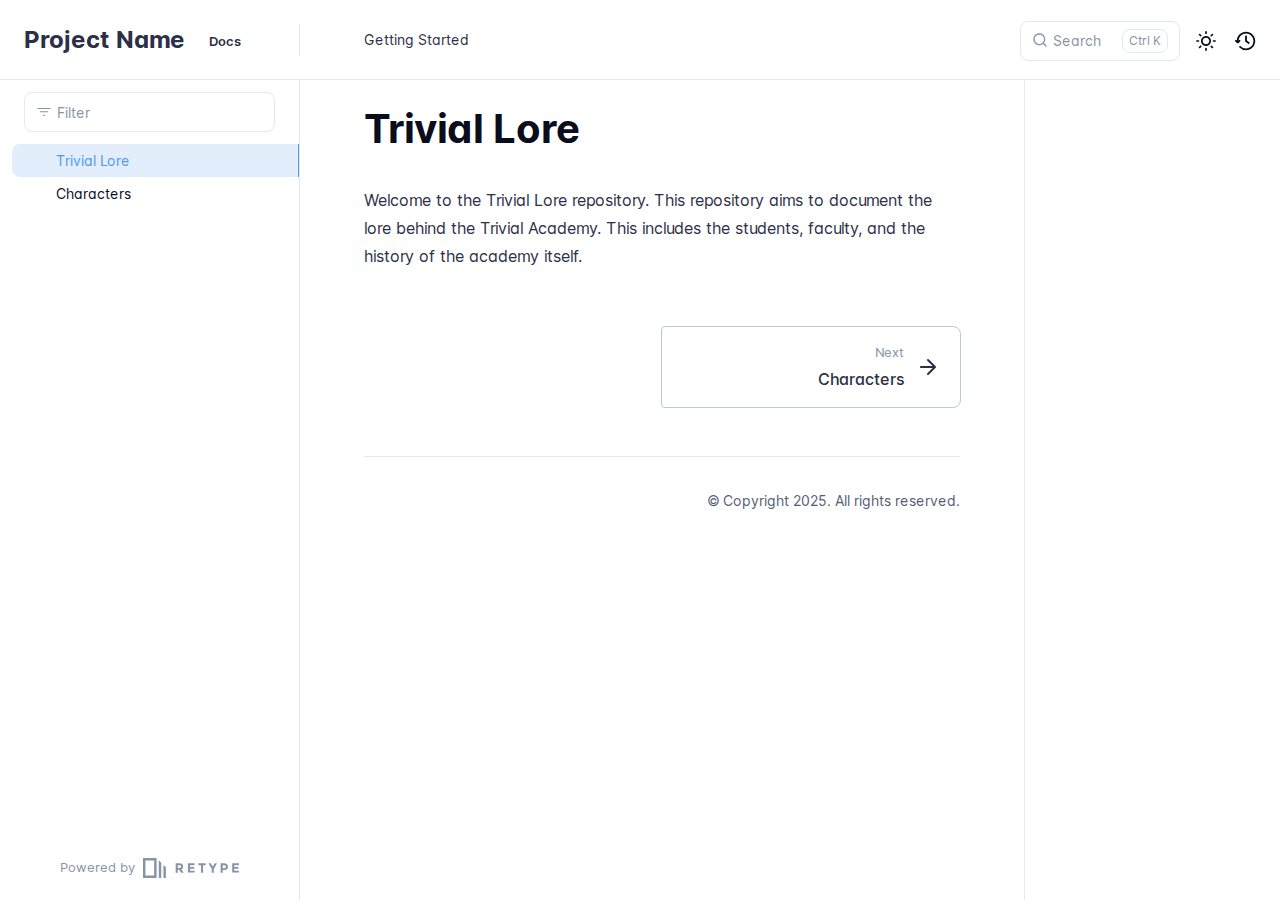
<file: index.html>
<!DOCTYPE html>
<html lang="en" class="h-full">
<head>
    <meta charset="UTF-8">
    <meta name="viewport" content="width=device-width,initial-scale=1">
    <meta name="turbo-cache-control" content="no-cache" data-turbo-track="reload" data-track-token="3.10.1.803599295706">

    <!-- See retype.com -->
    <meta name="generator" content="Retype 3.10.1">

    <!-- Primary Meta Tags -->
    <title>Trivial Lore</title>
    <meta name="title" content="Trivial Lore">
    <meta name="description" content="Welcome to the Trivial Lore repository. This repository aims to document the lore behind the Trivial Academy.">

    <!-- Canonical -->
    <link rel="canonical" href="https://docs.example.com/">

    <!-- Open Graph / Facebook -->
    <meta property="og:type" content="website">
    <meta property="og:url" content="https://docs.example.com/">
    <meta property="og:title" content="Trivial Lore">
    <meta property="og:description" content="Welcome to the Trivial Lore repository. This repository aims to document the lore behind the Trivial Academy.">

    <!-- Twitter -->
    <meta property="twitter:card" content="summary_large_image">
    <meta property="twitter:url" content="https://docs.example.com/">
    <meta property="twitter:title" content="Trivial Lore">
    <meta property="twitter:description" content="Welcome to the Trivial Lore repository. This repository aims to document the lore behind the Trivial Academy.">

    <script data-cfasync="false">(function(){var cl=document.documentElement.classList,ls=localStorage.getItem("retype_scheme"),hd=cl.contains("dark"),hl=cl.contains("light"),wm=window.matchMedia&&window.matchMedia("(prefers-color-scheme: dark)").matches;if(ls==="dark"||(!ls&&wm&&!hd&&!hl)){cl.remove("light");cl.add("dark")}else if(ls==="light"||(!ls&&!wm&&!hd&&!hl)){cl.remove("dark");cl.add("light")}})();</script>

    <link href="resources/css/retype.css?v=3.10.1.803599295706" rel="stylesheet">

    <script data-cfasync="false" src="resources/js/config.js?v=3.10.1.803599295706" data-turbo-eval="false" defer></script>
    <script data-cfasync="false" src="resources/js/retype.js?v=3.10.1" data-turbo-eval="false" defer></script>
    <script id="lunr-js" data-cfasync="false" src="resources/js/lunr.js?v=3.10.1.803599295706" data-turbo-eval="false" defer></script>
</head>
<body>
    <div id="retype-app" class="relative text-base antialiased text-gray-700 bg-white font-body dark:bg-dark-850 dark:text-dark-300">
        <div class="absolute bottom-0 left-0 dark:bg-dark-800" style="top: 5rem; right: 50%"></div>
    
        <header id="retype-header" class="sticky top-0 z-30 flex w-full h-16 bg-white border-b border-gray-200 md:h-20 dark:bg-dark-850 dark:border-dark-650">
            <div class="container relative flex items-center justify-between pr-6 grow md:justify-start">
                <!-- Mobile menu button skeleton -->
                <button v-cloak class="skeleton retype-mobile-menu-button flex items-center justify-center shrink-0 overflow-hidden dark:text-white focus:outline-none rounded-full w-10 h-10 ml-3.5 md:hidden"><svg xmlns="http://www.w3.org/2000/svg" class="mb-px shrink-0" width="24" height="24" viewBox="0 0 24 24" role="presentation" style="margin-bottom: 0px;"><g fill="currentColor"><path d="M2 4h20v2H2zM2 11h20v2H2zM2 18h20v2H2z"></path></g></svg></button>
                <div v-cloak id="retype-sidebar-left-toggle-button"></div>
        
                <!-- Logo -->
                <div class="flex items-center justify-between h-full py-2 md:w-75">
                    <div class="flex items-center px-2 md:px-6">
                        <a id="retype-branding-logo" href="" class="flex items-center leading-snug text-2xl">
                            <span class="dark:text-white font-bold line-clamp-1 md:line-clamp-2">Project Name</span>
                        </a><span id="retype-branding-label" class="hidden mt-1 px-2 py-1 ml-4 text-xs font-semibold leading-none text-root-logo-label-text bg-root-logo-label-bg rounded-md md:inline-block">Docs</span>
                    </div>
        
                    <span class="hidden h-8 border-r md:inline-block dark:border-dark-650"></span>
                </div>
        
                <div class="flex justify-between md:grow">
                    <!-- Top Nav -->
                    <nav id="retype-header-nav" class="hidden md:flex">
                        <ul class="flex flex-col mb-4 md:pl-16 md:mb-0 md:flex-row md:items-center">
                            <li class="mr-6">
                                <a class="py-2 md:mb-0 inline-flex items-center text-sm whitespace-nowrap transition-colors duration-200 ease-linear md:text-blue-500 dark:text-blue-400 hover:text-blue-800 dark:hover:text-blue-200" href="https://retype.com/guides/getting-started/">Getting Started</a>
                            </li>
        
                        </ul>
                    </nav>
        
                    <!-- Header Right Skeleton -->
                    <div v-cloak class="flex justify-end grow skeleton">
        
                        <!-- Search input mock -->
                        <div class="relative hidden w-40 lg:block lg:max-w-sm lg:ml-auto">
                            <div class="absolute flex items-center justify-center h-full pl-3 dark:text-dark-300">
                                <svg xmlns="http://www.w3.org/2000/svg" class="icon-base" width="16" height="16" viewBox="0 0 24 24" aria-labelledby="icon" role="presentation" style="margin-bottom: 1px;"><g fill="currentColor" ><path d="M21.71 20.29l-3.68-3.68A8.963 8.963 0 0020 11c0-4.96-4.04-9-9-9s-9 4.04-9 9 4.04 9 9 9c2.12 0 4.07-.74 5.61-1.97l3.68 3.68c.2.19.45.29.71.29s.51-.1.71-.29c.39-.39.39-1.03 0-1.42zM4 11c0-3.86 3.14-7 7-7s7 3.14 7 7c0 1.92-.78 3.66-2.04 4.93-.01.01-.02.01-.02.01-.01.01-.01.01-.01.02A6.98 6.98 0 0111 18c-3.86 0-7-3.14-7-7z" ></path></g></svg>
                            </div>
                            <input class="w-full h-10 placeholder-gray-400 transition-colors duration-200 ease-in bg-gray-200 border border-transparent rounded md:text-sm hover:bg-white hover:border-gray-300 focus:outline-none focus:bg-white focus:border-gray-500 dark:bg-dark-600 dark:border-dark-600 dark:placeholder-dark-400" style="padding: 0.625rem 0.75rem 0.625rem 2rem" type="text" placeholder="Search">
                        </div>
        
                        <!-- Mobile search button -->
                        <div class="flex items-center justify-center w-10 h-10 lg:hidden">
                            <svg xmlns="http://www.w3.org/2000/svg" class="shrink-0 icon-base" width="20" height="20" viewBox="0 0 24 24" aria-labelledby="icon" role="presentation" style="margin-bottom: 0px;"><g fill="currentColor" ><path d="M21.71 20.29l-3.68-3.68A8.963 8.963 0 0020 11c0-4.96-4.04-9-9-9s-9 4.04-9 9 4.04 9 9 9c2.12 0 4.07-.74 5.61-1.97l3.68 3.68c.2.19.45.29.71.29s.51-.1.71-.29c.39-.39.39-1.03 0-1.42zM4 11c0-3.86 3.14-7 7-7s7 3.14 7 7c0 1.92-.78 3.66-2.04 4.93-.01.01-.02.01-.02.01-.01.01-.01.01-.01.02A6.98 6.98 0 0111 18c-3.86 0-7-3.14-7-7z" ></path></g></svg>
                        </div>
        
                        <!-- Dark mode switch placeholder -->
                        <div class="w-10 h-10 lg:ml-2"></div>
        
                        <!-- History button -->
                        <div class="flex items-center justify-center w-10 h-10" style="margin-right: -0.625rem;">
                            <svg xmlns="http://www.w3.org/2000/svg" class="shrink-0 icon-base" width="22" height="22" viewBox="0 0 24 24" aria-labelledby="icon" role="presentation" style="margin-bottom: 0px;"><g fill="currentColor" ><g ><path d="M12.01 6.01c-.55 0-1 .45-1 1V12a1 1 0 00.4.8l3 2.22a.985.985 0 001.39-.2.996.996 0 00-.21-1.4l-2.6-1.92V7.01c.02-.55-.43-1-.98-1z"></path><path d="M12.01 1.91c-5.33 0-9.69 4.16-10.05 9.4l-.29-.26a.997.997 0 10-1.34 1.48l1.97 1.79c.19.17.43.26.67.26s.48-.09.67-.26l1.97-1.79a.997.997 0 10-1.34-1.48l-.31.28c.34-4.14 3.82-7.41 8.05-7.41 4.46 0 8.08 3.63 8.08 8.09s-3.63 8.08-8.08 8.08c-2.18 0-4.22-.85-5.75-2.4a.996.996 0 10-1.42 1.4 10.02 10.02 0 007.17 2.99c5.56 0 10.08-4.52 10.08-10.08.01-5.56-4.52-10.09-10.08-10.09z"></path></g></g></svg>
                        </div>
                    </div>
        
                    <div v-cloak class="flex justify-end grow">
                        <div id="retype-mobile-search-button"></div>
                        <doc-search-desktop></doc-search-desktop>
        
                        <doc-theme-switch class="lg:ml-2"></doc-theme-switch>
                        <doc-history></doc-history>
                    </div>
                </div>
            </div>
        </header>
    
        <div id="retype-container" class="container relative flex bg-white">
            <!-- Sidebar Skeleton -->
            <div v-cloak class="fixed flex flex-col shrink-0 duration-300 ease-in-out bg-white border-gray-200 sidebar top-20 w-75 border-r h-screen md:sticky transition-transform skeleton dark:bg-dark-800 dark:border-dark-650">
            
                <div class="flex items-center h-16 px-6">
                    <input class="w-full h-8 px-3 py-2 transition-colors duration-200 ease-linear bg-white border border-gray-200 rounded shadow-none text-sm focus:outline-none focus:border-gray-600 dark:bg-dark-600 dark:border-dark-600" type="text" placeholder="Filter">
                </div>
            
                <div class="pl-6 mt-1 mb-4">
                    <div class="w-32 h-3 mb-4 bg-gray-200 rounded-full loading dark:bg-dark-600"></div>
                    <div class="w-48 h-3 mb-4 bg-gray-200 rounded-full loading dark:bg-dark-600"></div>
                    <div class="w-40 h-3 mb-4 bg-gray-200 rounded-full loading dark:bg-dark-600"></div>
                    <div class="w-32 h-3 mb-4 bg-gray-200 rounded-full loading dark:bg-dark-600"></div>
                    <div class="w-48 h-3 mb-4 bg-gray-200 rounded-full loading dark:bg-dark-600"></div>
                    <div class="w-40 h-3 mb-4 bg-gray-200 rounded-full loading dark:bg-dark-600"></div>
                </div>
            
                <div class="shrink-0 mt-auto bg-transparent dark:border-dark-650">
                    <a class="flex items-center justify-center flex-nowrap h-16 text-gray-400 dark:text-dark-400 hover:text-gray-700 dark:hover:text-dark-300 transition-colors duration-150 ease-in docs-powered-by" target="_blank" href="https://retype.com/" rel="noopener">
                        <span class="text-xs whitespace-nowrap">Powered by</span>
                        <svg xmlns="http://www.w3.org/2000/svg" class="ml-2" fill="currentColor" width="96" height="20" overflow="visible"><path d="M0 0v20h13.59V0H0zm11.15 17.54H2.44V2.46h8.71v15.08zM15.8 20h2.44V4.67L15.8 2.22zM20.45 6.89V20h2.44V9.34z"/><g><path d="M40.16 8.44c0 1.49-.59 2.45-1.75 2.88l2.34 3.32h-2.53l-2.04-2.96h-1.43v2.96h-2.06V5.36h3.5c1.43 0 2.46.24 3.07.73s.9 1.27.9 2.35zm-2.48 1.1c.26-.23.38-.59.38-1.09 0-.5-.13-.84-.4-1.03s-.73-.28-1.39-.28h-1.54v2.75h1.5c.72 0 1.2-.12 1.45-.35zM51.56 5.36V7.2h-4.59v1.91h4.13v1.76h-4.13v1.92h4.74v1.83h-6.79V5.36h6.64zM60.09 7.15v7.48h-2.06V7.15h-2.61V5.36h7.28v1.79h-2.61zM70.81 14.64h-2.06v-3.66l-3.19-5.61h2.23l1.99 3.45 1.99-3.45H74l-3.19 5.61v3.66zM83.99 6.19c.65.55.97 1.4.97 2.55s-.33 1.98-1 2.51-1.68.8-3.04.8h-1.23v2.59h-2.06V5.36h3.26c1.42 0 2.45.28 3.1.83zm-1.51 3.65c.25-.28.37-.69.37-1.22s-.16-.92-.48-1.14c-.32-.23-.82-.34-1.5-.34H79.7v3.12h1.38c.68 0 1.15-.14 1.4-.42zM95.85 5.36V7.2h-4.59v1.91h4.13v1.76h-4.13v1.92H96v1.83h-6.79V5.36h6.64z"/></g></svg>
                    </a>
                </div>
            </div>
            
            <!-- Sidebar component -->
            <doc-sidebar v-cloak>
                <template #sidebar-footer>
                    <div class="shrink-0 mt-auto border-t md:bg-transparent md:border-none dark:border-dark-650">
            
                        <div class="py-3 px-6 md:hidden border-b dark:border-dark-650">
                            <nav>
                                <ul class="flex flex-wrap justify-center items-center">
                                    <li class="mr-6">
                                        <a class="block py-1 inline-flex items-center text-sm whitespace-nowrap transition-colors duration-200 ease-linear md:text-blue-500 dark:text-blue-400 hover:text-blue-800 dark:hover:text-blue-200" href="https://retype.com/guides/getting-started/">Getting Started</a>
                                    </li>
            
                                </ul>
                            </nav>
                        </div>
            
                        <a class="flex items-center justify-center flex-nowrap h-16 text-gray-400 dark:text-dark-400 hover:text-gray-700 dark:hover:text-dark-300 transition-colors duration-150 ease-in docs-powered-by" target="_blank" href="https://retype.com/" rel="noopener">
                            <span class="text-xs whitespace-nowrap">Powered by</span>
                            <svg xmlns="http://www.w3.org/2000/svg" class="ml-2" fill="currentColor" width="96" height="20" overflow="visible"><path d="M0 0v20h13.59V0H0zm11.15 17.54H2.44V2.46h8.71v15.08zM15.8 20h2.44V4.67L15.8 2.22zM20.45 6.89V20h2.44V9.34z"/><g><path d="M40.16 8.44c0 1.49-.59 2.45-1.75 2.88l2.34 3.32h-2.53l-2.04-2.96h-1.43v2.96h-2.06V5.36h3.5c1.43 0 2.46.24 3.07.73s.9 1.27.9 2.35zm-2.48 1.1c.26-.23.38-.59.38-1.09 0-.5-.13-.84-.4-1.03s-.73-.28-1.39-.28h-1.54v2.75h1.5c.72 0 1.2-.12 1.45-.35zM51.56 5.36V7.2h-4.59v1.91h4.13v1.76h-4.13v1.92h4.74v1.83h-6.79V5.36h6.64zM60.09 7.15v7.48h-2.06V7.15h-2.61V5.36h7.28v1.79h-2.61zM70.81 14.64h-2.06v-3.66l-3.19-5.61h2.23l1.99 3.45 1.99-3.45H74l-3.19 5.61v3.66zM83.99 6.19c.65.55.97 1.4.97 2.55s-.33 1.98-1 2.51-1.68.8-3.04.8h-1.23v2.59h-2.06V5.36h3.26c1.42 0 2.45.28 3.1.83zm-1.51 3.65c.25-.28.37-.69.37-1.22s-.16-.92-.48-1.14c-.32-.23-.82-.34-1.5-.34H79.7v3.12h1.38c.68 0 1.15-.14 1.4-.42zM95.85 5.36V7.2h-4.59v1.91h4.13v1.76h-4.13v1.92H96v1.83h-6.79V5.36h6.64z"/></g></svg>
                        </a>
                    </div>
                </template>
            </doc-sidebar>
    
            <div class="grow min-w-0 dark:bg-dark-850">
                <!-- Render "toolbar" template here on api pages --><!-- Render page content -->
                <div class="flex">
                    <div id="retype-main" class="min-w-0 p-4 grow md:px-16">
                        <main class="relative pb-12 lg:pt-2">
                            <div class="retype-markdown" id="retype-content">
                                <!-- Rendered if sidebar right is enabled -->
                                <div id="retype-sidebar-right-toggle"></div>
                                <!-- Page content  -->
<doc-anchor-target id="trivial-lore" class="break-words">
    <h1>
        <doc-anchor-trigger class="header-anchor-trigger" to="#trivial-lore">#</doc-anchor-trigger>
        <span>Trivial Lore</span>
    </h1>
</doc-anchor-target>
<p>Welcome to the Trivial Lore repository. This repository aims to document the lore behind the Trivial Academy. This includes the students, faculty, and the history of the academy itself.</p>

                                
                                <!-- Required only on API pages -->
                                <doc-toolbar-member-filter-no-results></doc-toolbar-member-filter-no-results>
                            </div>
                            <footer id="retype-content-footer" class="clear-both">
                            
                                <nav id="retype-nextprev" class="print:hidden flex mt-14">
                                    <div class="w-1/2">
                                    </div>
                            
                                    <div class="w-1/2">
                                        <a class="px-5 py-4 -mx-px h-full flex items-center justify-end break-normal font-medium text-blue-500 dark:text-blue-400 border border-gray-300 hover:border-gray-400 dark:border-dark-650 dark:hover:border-dark-450 rounded-l rounded-r-lg transition-colors duration-150 relative hover:z-5" href="characters/">
                                            <span>
                                                <span class="block text-xs font-normal text-right text-gray-400 dark:text-dark-400">Next</span>
                                                <span class="block mt-1">Characters</span>
                                            </span>
                                            <svg xmlns="http://www.w3.org/2000/svg" class="ml-3" width="24" height="24" viewBox="0 0 24 24" fill="currentColor" overflow="visible"><path d="M19.92 12.38a1 1 0 00-.22-1.09l-7-7a.996.996 0 10-1.41 1.41l5.3 5.3H5c-.55 0-1 .45-1 1s.45 1 1 1h11.59l-5.29 5.29a.996.996 0 000 1.41c.19.2.44.3.7.3s.51-.1.71-.29l7-7c.09-.09.16-.21.21-.33z" /><path fill="none" d="M0 0h24v24H0z" /></svg>
                                        </a>
                                    </div>
                                </nav>
                            </footer>
                        </main>
                
                        <div id="retype-page-footer" class="print:border-none border-t dark:border-dark-650 pt-6 mb-8">
                            <footer class="flex flex-wrap items-center justify-between print:justify-center">
                                <div id="retype-footer-links" class="print:hidden">
                                    <ul class="flex flex-wrap items-center text-sm">
                                    </ul>
                                </div>
                                <div id="retype-copyright" class="print:justify-center docs-copyright py-2 text-gray-500 dark:text-dark-350 text-sm leading-relaxed"><p>© Copyright 2025. All rights reserved.</p></div>
                            </footer>
                        </div>
                    </div>
                
                    <!-- Rendered if sidebar right is enabled -->
                    <!-- Sidebar right skeleton-->
                    <div v-cloak class="fixed top-0 bottom-0 right-0 translate-x-full bg-white border-gray-200 lg:sticky lg:border-l lg:shrink-0 lg:pt-6 lg:transform-none sm:w-1/2 lg:w-64 lg:z-0 md:w-104 sidebar-right skeleton dark:bg-dark-850 dark:border-dark-650">
                        <div class="pl-5">
                            <div class="w-32 h-3 mb-4 bg-gray-200 dark:bg-dark-600 rounded-full loading"></div>
                            <div class="w-48 h-3 mb-4 bg-gray-200 dark:bg-dark-600 rounded-full loading"></div>
                            <div class="w-40 h-3 mb-4 bg-gray-200 dark:bg-dark-600 rounded-full loading"></div>
                        </div>
                    </div>
                
                    <!-- User should be able to hide sidebar right -->
                    <doc-sidebar-right v-cloak></doc-sidebar-right>
                </div>

            </div>
        </div>
    
        <doc-search-mobile></doc-search-mobile>
        <doc-back-to-top></doc-back-to-top>
    </div>


    <div id="retype-overlay-target"></div>

    <script data-cfasync="false">window.__DOCS__ = { "title": "Trivial Lore", isRoot: true, level: 0, icon: "file", hasPrism: false, hasMermaid: false, hasMath: false, tocDepth: 23 }</script>
</body>
</html>
</file>
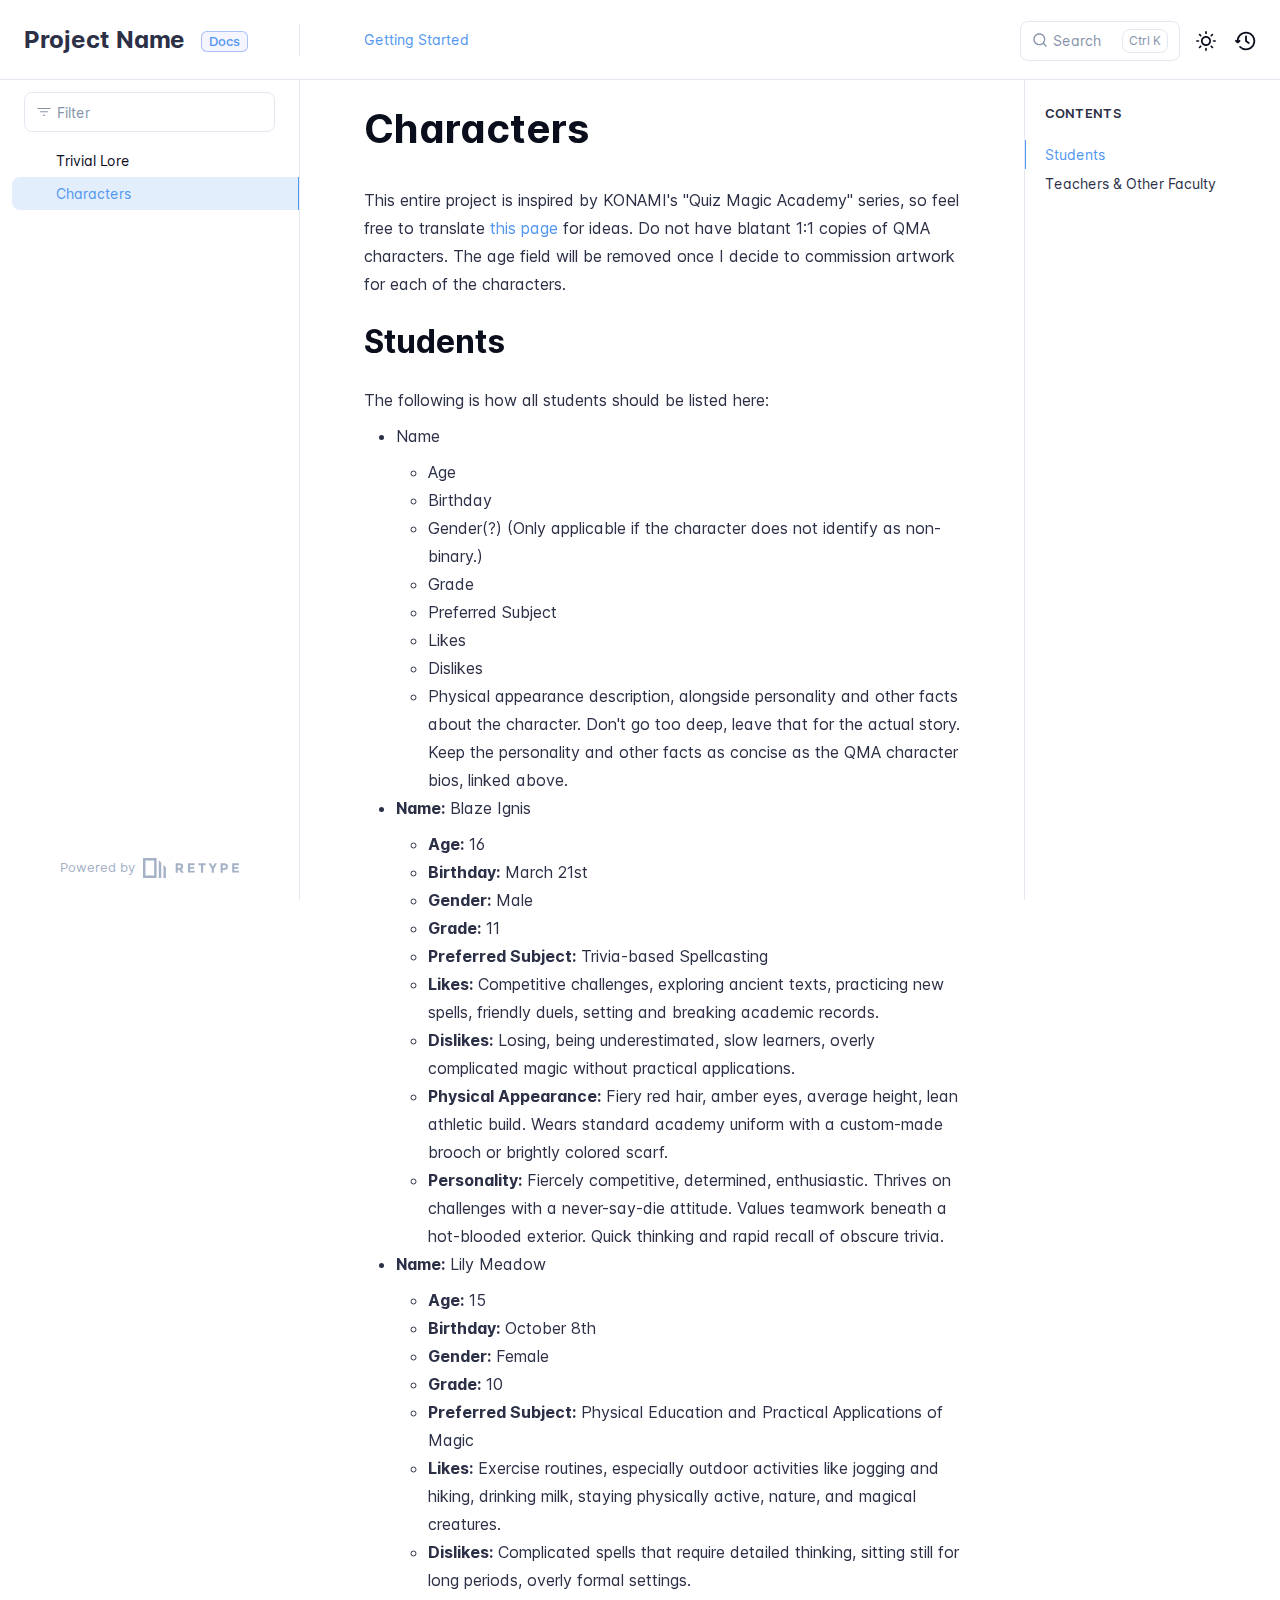
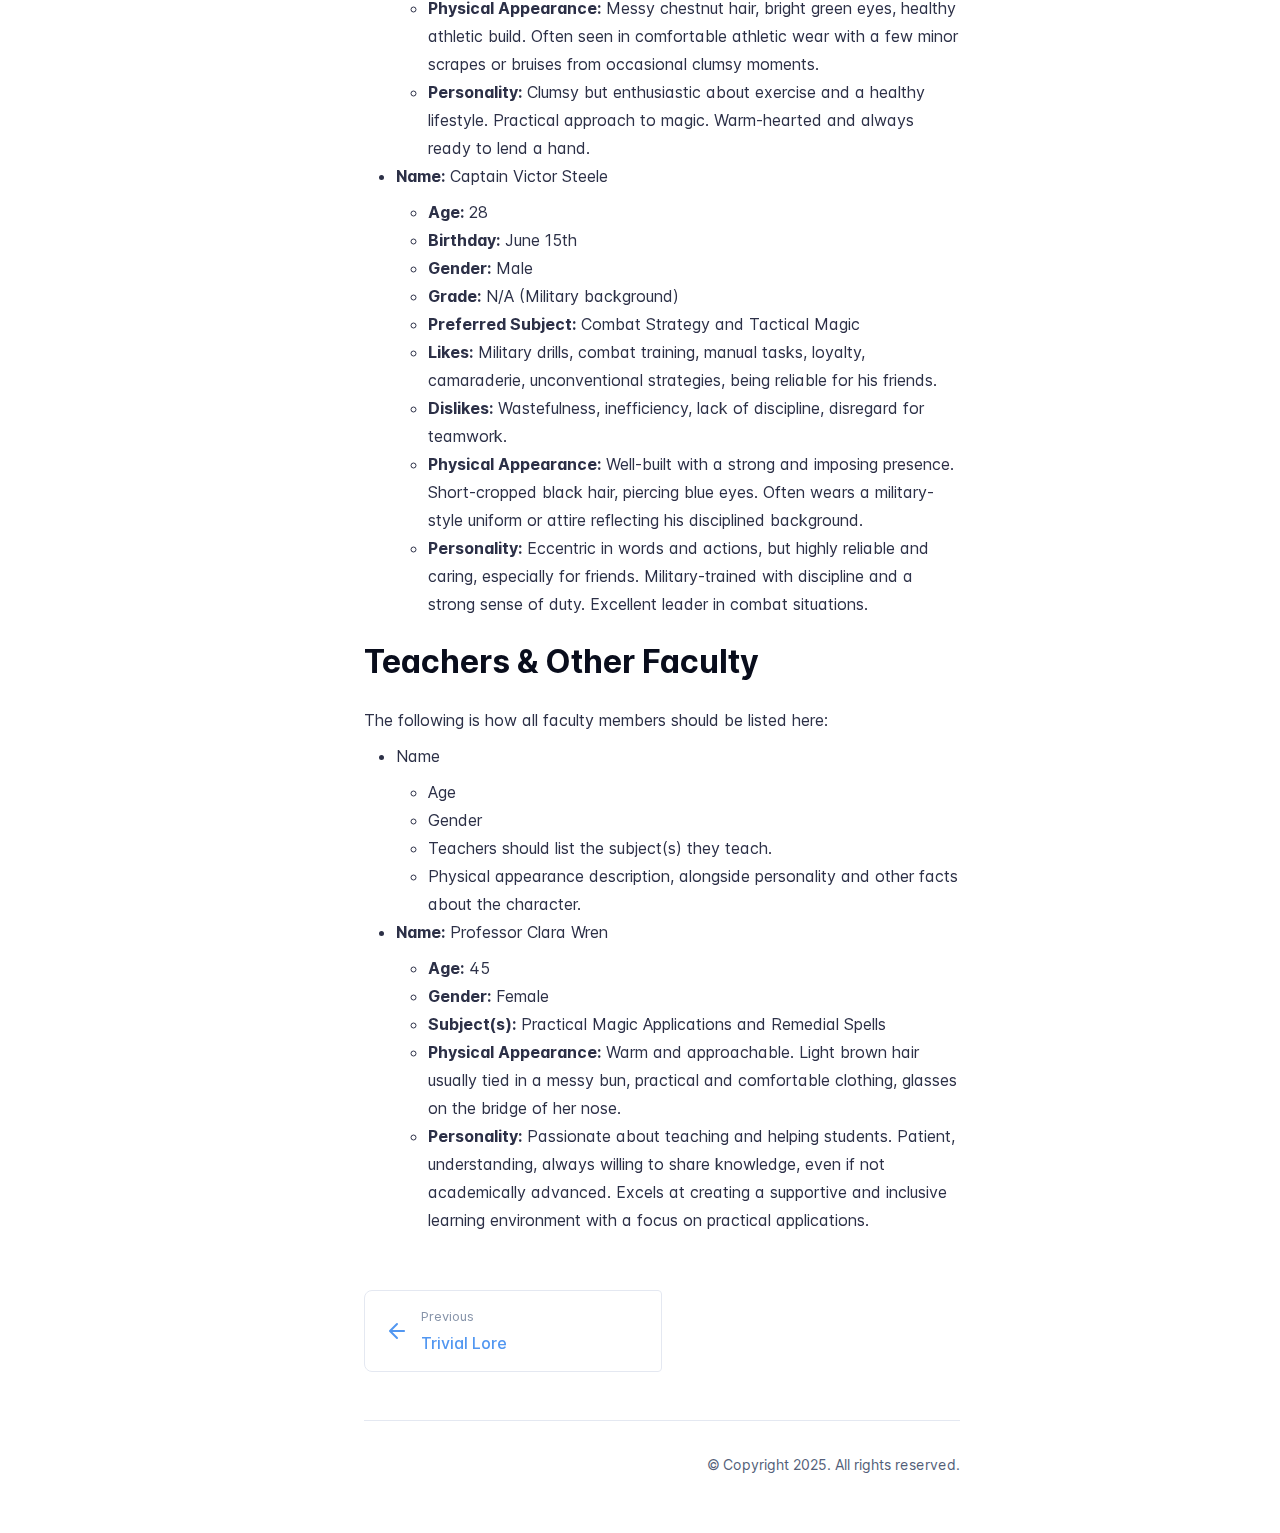
<file: characters/index.html>
<!DOCTYPE html>
<html lang="en" class="h-full">
<head>
    <meta charset="UTF-8">
    <meta name="viewport" content="width=device-width,initial-scale=1">
    <meta name="turbo-cache-control" content="no-cache" data-turbo-track="reload" data-track-token="3.11.0.806222002993">

    <!-- See retype.com -->
    <meta name="generator" content="Retype 3.11.0">

    <!-- Primary Meta Tags -->
    <title>Characters</title>
    <meta name="title" content="Characters">
    <meta name="description" content="This entire project is inspired by KONAMI's \"Quiz Magic Academy\" series, so feel free to translate this page">

    <!-- Canonical -->
    <link rel="canonical" href="https://docs.example.com/characters/">

    <!-- Open Graph / Facebook -->
    <meta property="og:type" content="website">
    <meta property="og:url" content="https://docs.example.com/characters/">
    <meta property="og:title" content="Characters">
    <meta property="og:description" content="This entire project is inspired by KONAMI's \"Quiz Magic Academy\" series, so feel free to translate this page">

    <!-- Twitter -->
    <meta property="twitter:card" content="summary_large_image">
    <meta property="twitter:url" content="https://docs.example.com/characters/">
    <meta property="twitter:title" content="Characters">
    <meta property="twitter:description" content="This entire project is inspired by KONAMI's \"Quiz Magic Academy\" series, so feel free to translate this page">

    <script data-cfasync="false">(function(){var cl=document.documentElement.classList,ls=localStorage.getItem("retype_scheme"),hd=cl.contains("dark"),hl=cl.contains("light"),wm=window.matchMedia&&window.matchMedia("(prefers-color-scheme: dark)").matches;if(ls==="dark"||(!ls&&wm&&!hd&&!hl)){cl.remove("light");cl.add("dark")}else if(ls==="light"||(!ls&&!wm&&!hd&&!hl)){cl.remove("dark");cl.add("light")}})();</script>

    <link href="../resources/css/retype.css?v=3.11.0.806222002993" rel="stylesheet">

    <script data-cfasync="false" src="../resources/js/config.js?v=3.11.0.806222002993" data-turbo-eval="false" defer></script>
    <script data-cfasync="false" src="../resources/js/retype.js?v=3.11.0" data-turbo-eval="false" defer></script>
    <script id="lunr-js" data-cfasync="false" src="../resources/js/lunr.js?v=3.11.0.806222002993" data-turbo-eval="false" defer></script>
</head>
<body>
    <div id="retype-app" class="relative text-base antialiased text-base-text bg-base-bg font-body">
        <div class="absolute bottom-0 left-0" style="top: 5rem; right: 50%"></div>
    
        <header id="retype-header" class="sticky top-0 z-30 flex w-full h-16 bg-header-bg border-b border-header-border md:h-20">
            <div class="container relative flex items-center justify-between pr-6 grow md:justify-start">
                <!-- Mobile menu button skeleton -->
                <button v-cloak class="skeleton retype-mobile-menu-button flex items-center justify-center shrink-0 overflow-hidden dark:text-white focus:outline-none rounded-full w-10 h-10 ml-3.5 md:hidden"><svg xmlns="http://www.w3.org/2000/svg" class="mb-px shrink-0" width="24" height="24" viewBox="0 0 24 24" role="presentation" style="margin-bottom: 0px;"><g fill="currentColor"><path d="M2 4h20v2H2zM2 11h20v2H2zM2 18h20v2H2z"></path></g></svg></button>
                <div v-cloak id="retype-sidebar-left-toggle-button"></div>
        
                <!-- Logo -->
                <div class="flex items-center justify-between h-full py-2 md:w-75">
                    <div class="flex items-center px-2 md:px-6">
                        <a id="retype-branding-logo" href="../" class="flex items-center leading-snug text-2xl">
                            <span class="dark:text-white font-bold line-clamp-1 md:line-clamp-2">Project Name</span>
                        </a><span id="retype-branding-label" class="inline-flex mt-1 px-2 py-1 ml-4 text-xs font-medium leading-none items-center rounded-md bg-branding-label-bg text-branding-label-text ring-1 ring-branding-label-border ring-inset md:inline-block">Docs</span>
                    </div>
        
                    <span class="hidden h-8 border-r md:inline-block border-base-border"></span>
                </div>
        
                <div class="flex justify-between md:grow">
                    <!-- Top Nav -->
                    <nav id="retype-header-nav" class="hidden md:flex">
                        <ul class="flex flex-col mb-4 md:pl-16 md:mb-0 md:flex-row md:items-center">
                            <li class="mr-6">
                                <a class="py-2 md:mb-0 inline-flex items-center text-sm whitespace-nowrap transition-colors duration-200 ease-linear md:text-header-text font-header-text-weight hover:text-header-text-hover" href="https://retype.com/guides/getting-started/">Getting Started</a>
                            </li>
        
                        </ul>
                    </nav>
        
                    <!-- Header Right Skeleton -->
                    <div v-cloak class="flex justify-end grow skeleton">
        
                        <!-- Search input mock -->
                        <div class="relative hidden w-40 lg:block lg:max-w-sm lg:ml-auto">
                            <div class="absolute flex items-center justify-center h-full pl-3 dark:text-dark-300">
                                <svg xmlns="http://www.w3.org/2000/svg" class="icon-base" width="16" height="16" viewBox="0 0 24 24" aria-labelledby="icon" role="presentation" style="margin-bottom: 1px;"><g fill="currentColor" ><path d="M21.71 20.29l-3.68-3.68A8.963 8.963 0 0020 11c0-4.96-4.04-9-9-9s-9 4.04-9 9 4.04 9 9 9c2.12 0 4.07-.74 5.61-1.97l3.68 3.68c.2.19.45.29.71.29s.51-.1.71-.29c.39-.39.39-1.03 0-1.42zM4 11c0-3.86 3.14-7 7-7s7 3.14 7 7c0 1.92-.78 3.66-2.04 4.93-.01.01-.02.01-.02.01-.01.01-.01.01-.01.02A6.98 6.98 0 0111 18c-3.86 0-7-3.14-7-7z" ></path></g></svg>
                            </div>
                            <input class="w-full h-10 placeholder-search-placeholder transition-colors duration-200 ease-in bg-search-bg border border-transparent rounded md:text-sm hover:border-search-border-hover focus:outline-none focus:border-search-border-focus" style="padding: 0.625rem 0.75rem 0.625rem 2rem" type="text" placeholder="Search">
                        </div>
        
                        <!-- Mobile search button -->
                        <div class="flex items-center justify-center w-10 h-10 lg:hidden">
                            <svg xmlns="http://www.w3.org/2000/svg" class="shrink-0 icon-base" width="20" height="20" viewBox="0 0 24 24" aria-labelledby="icon" role="presentation" style="margin-bottom: 0px;"><g fill="currentColor" ><path d="M21.71 20.29l-3.68-3.68A8.963 8.963 0 0020 11c0-4.96-4.04-9-9-9s-9 4.04-9 9 4.04 9 9 9c2.12 0 4.07-.74 5.61-1.97l3.68 3.68c.2.19.45.29.71.29s.51-.1.71-.29c.39-.39.39-1.03 0-1.42zM4 11c0-3.86 3.14-7 7-7s7 3.14 7 7c0 1.92-.78 3.66-2.04 4.93-.01.01-.02.01-.02.01-.01.01-.01.01-.01.02A6.98 6.98 0 0111 18c-3.86 0-7-3.14-7-7z" ></path></g></svg>
                        </div>
        
                        <!-- Dark mode switch placeholder -->
                        <div class="w-10 h-10 lg:ml-2"></div>
        
                        <!-- History button -->
                        <div class="flex items-center justify-center w-10 h-10" style="margin-right: -0.625rem;">
                            <svg xmlns="http://www.w3.org/2000/svg" class="shrink-0 icon-base" width="22" height="22" viewBox="0 0 24 24" aria-labelledby="icon" role="presentation" style="margin-bottom: 0px;"><g fill="currentColor" ><g ><path d="M12.01 6.01c-.55 0-1 .45-1 1V12a1 1 0 00.4.8l3 2.22a.985.985 0 001.39-.2.996.996 0 00-.21-1.4l-2.6-1.92V7.01c.02-.55-.43-1-.98-1z"></path><path d="M12.01 1.91c-5.33 0-9.69 4.16-10.05 9.4l-.29-.26a.997.997 0 10-1.34 1.48l1.97 1.79c.19.17.43.26.67.26s.48-.09.67-.26l1.97-1.79a.997.997 0 10-1.34-1.48l-.31.28c.34-4.14 3.82-7.41 8.05-7.41 4.46 0 8.08 3.63 8.08 8.09s-3.63 8.08-8.08 8.08c-2.18 0-4.22-.85-5.75-2.4a.996.996 0 10-1.42 1.4 10.02 10.02 0 007.17 2.99c5.56 0 10.08-4.52 10.08-10.08.01-5.56-4.52-10.09-10.08-10.09z"></path></g></g></svg>
                        </div>
                    </div>
        
                    <div v-cloak class="flex justify-end grow">
                        <div id="retype-mobile-search-button"></div>
                        <doc-search-desktop></doc-search-desktop>
        
                        <doc-theme-switch class="lg:ml-2"></doc-theme-switch>
                        <doc-history></doc-history>
                    </div>
                </div>
            </div>
        </header>
    
    
        <div id="retype-container" class="container relative flex bg-white">
            <!-- Sidebar Skeleton -->
            <div v-cloak class="fixed flex flex-col shrink-0 duration-300 ease-in-out bg-sidebar-left-bg border-sidebar-left-border sidebar top-20 w-75 border-r h-screen md:sticky transition-transform skeleton">
            
                <div class="flex items-center h-16 px-6">
                    <input class="w-full h-8 px-3 py-2 transition-colors duration-200 ease-linear bg-filter-bg border border-filter-border rounded shadow-none text-sm focus:outline-none focus:border-filter-border-focus" type="text" placeholder="Filter">
                </div>
            
                <div class="pl-6 mt-1 mb-4">
                    <div class="w-32 h-3 mb-4 bg-skeleton-bg rounded-full loading"></div>
                    <div class="w-48 h-3 mb-4 bg-skeleton-bg rounded-full loading"></div>
                    <div class="w-40 h-3 mb-4 bg-skeleton-bg rounded-full loading"></div>
                    <div class="w-32 h-3 mb-4 bg-skeleton-bg rounded-full loading"></div>
                    <div class="w-48 h-3 mb-4 bg-skeleton-bg rounded-full loading"></div>
                    <div class="w-40 h-3 mb-4 bg-skeleton-bg rounded-full loading"></div>
                </div>
            
                <div class="shrink-0 mt-auto bg-transparent dark:border-base-border">
                    <a class="flex items-center justify-center flex-nowrap h-16 text-gray-350 dark:text-dark-400 hover:text-gray-600 dark:hover:text-dark-300 transition-colors duration-150 ease-in docs-powered-by" target="_blank" href="https://retype.com/" rel="noopener">
                        <span class="text-xs whitespace-nowrap">Powered by</span>
                        <svg xmlns="http://www.w3.org/2000/svg" class="ml-2" fill="currentColor" width="96" height="20" overflow="visible"><path d="M0 0v20h13.59V0H0zm11.15 17.54H2.44V2.46h8.71v15.08zM15.8 20h2.44V4.67L15.8 2.22zM20.45 6.89V20h2.44V9.34z"/><g><path d="M40.16 8.44c0 1.49-.59 2.45-1.75 2.88l2.34 3.32h-2.53l-2.04-2.96h-1.43v2.96h-2.06V5.36h3.5c1.43 0 2.46.24 3.07.73s.9 1.27.9 2.35zm-2.48 1.1c.26-.23.38-.59.38-1.09 0-.5-.13-.84-.4-1.03s-.73-.28-1.39-.28h-1.54v2.75h1.5c.72 0 1.2-.12 1.45-.35zM51.56 5.36V7.2h-4.59v1.91h4.13v1.76h-4.13v1.92h4.74v1.83h-6.79V5.36h6.64zM60.09 7.15v7.48h-2.06V7.15h-2.61V5.36h7.28v1.79h-2.61zM70.81 14.64h-2.06v-3.66l-3.19-5.61h2.23l1.99 3.45 1.99-3.45H74l-3.19 5.61v3.66zM83.99 6.19c.65.55.97 1.4.97 2.55s-.33 1.98-1 2.51-1.68.8-3.04.8h-1.23v2.59h-2.06V5.36h3.26c1.42 0 2.45.28 3.1.83zm-1.51 3.65c.25-.28.37-.69.37-1.22s-.16-.92-.48-1.14c-.32-.23-.82-.34-1.5-.34H79.7v3.12h1.38c.68 0 1.15-.14 1.4-.42zM95.85 5.36V7.2h-4.59v1.91h4.13v1.76h-4.13v1.92H96v1.83h-6.79V5.36h6.64z"/></g></svg>
                    </a>
                </div>
            </div>
            
            <!-- Sidebar component -->
            <doc-sidebar v-cloak>
                <template #sidebar-footer>
                    <div class="shrink-0 mt-auto border-t md:bg-transparent md:border-none dark:border-base-border">
            
                        <div class="py-3 px-6 md:hidden border-b dark:border-base-border">
                            <nav>
                                <ul class="flex flex-wrap justify-center items-center">
                                    <li class="mr-6">
                                        <a class="block py-1 inline-flex items-center text-sm whitespace-nowrap transition-colors duration-200 ease-linear md:text-header-text font-header-text-weight hover:text-header-text-hover" href="https://retype.com/guides/getting-started/">Getting Started</a>
                                    </li>
            
                                </ul>
                            </nav>
                        </div>
            
                        <a class="flex items-center justify-center flex-nowrap h-16 text-gray-350 dark:text-dark-400 hover:text-gray-600 dark:hover:text-dark-300 transition-colors duration-150 ease-in docs-powered-by" target="_blank" href="https://retype.com/" rel="noopener">
                            <span class="text-xs whitespace-nowrap">Powered by</span>
                            <svg xmlns="http://www.w3.org/2000/svg" class="ml-2" fill="currentColor" width="96" height="20" overflow="visible"><path d="M0 0v20h13.59V0H0zm11.15 17.54H2.44V2.46h8.71v15.08zM15.8 20h2.44V4.67L15.8 2.22zM20.45 6.89V20h2.44V9.34z"/><g><path d="M40.16 8.44c0 1.49-.59 2.45-1.75 2.88l2.34 3.32h-2.53l-2.04-2.96h-1.43v2.96h-2.06V5.36h3.5c1.43 0 2.46.24 3.07.73s.9 1.27.9 2.35zm-2.48 1.1c.26-.23.38-.59.38-1.09 0-.5-.13-.84-.4-1.03s-.73-.28-1.39-.28h-1.54v2.75h1.5c.72 0 1.2-.12 1.45-.35zM51.56 5.36V7.2h-4.59v1.91h4.13v1.76h-4.13v1.92h4.74v1.83h-6.79V5.36h6.64zM60.09 7.15v7.48h-2.06V7.15h-2.61V5.36h7.28v1.79h-2.61zM70.81 14.64h-2.06v-3.66l-3.19-5.61h2.23l1.99 3.45 1.99-3.45H74l-3.19 5.61v3.66zM83.99 6.19c.65.55.97 1.4.97 2.55s-.33 1.98-1 2.51-1.68.8-3.04.8h-1.23v2.59h-2.06V5.36h3.26c1.42 0 2.45.28 3.1.83zm-1.51 3.65c.25-.28.37-.69.37-1.22s-.16-.92-.48-1.14c-.32-.23-.82-.34-1.5-.34H79.7v3.12h1.38c.68 0 1.15-.14 1.4-.42zM95.85 5.36V7.2h-4.59v1.91h4.13v1.76h-4.13v1.92H96v1.83h-6.79V5.36h6.64z"/></g></svg>
                        </a>
                    </div>
                </template>
            </doc-sidebar>
    
            <div class="grow min-w-0 bg-body-bg">
                <!-- Render "toolbar" template here on api pages --><!-- Render page content -->
                <div class="flex">
                    <div id="retype-main" class="min-w-0 p-4 grow md:px-16">
                        <main class="relative pb-12 lg:pt-2">
                            <div class="retype-markdown" id="retype-content">
                                <!-- Rendered if sidebar right is enabled -->
                                <div id="retype-sidebar-right-toggle"></div>
                                <!-- Page content  -->
<doc-anchor-target id="characters" class="break-words">
    <h1>
        <doc-anchor-trigger class="header-anchor-trigger" to="#characters">#</doc-anchor-trigger>
        <span>Characters</span>
    </h1>
</doc-anchor-target>
<p>This entire project is inspired by KONAMI&#x27;s &quot;Quiz Magic Academy&quot; series, so feel free to translate <a href="https://p.eagate.573.jp/game/qma/18/world/index.html">this page</a> for ideas. Do not have blatant 1:1 copies of QMA characters.
The age field will be removed once I decide to commission artwork for each of the characters.</p>
<doc-anchor-target id="students">
    <h2>
        <doc-anchor-trigger class="header-anchor-trigger" to="#students">#</doc-anchor-trigger>
        <span>Students</span>
    </h2>
</doc-anchor-target>
<p>The following is how all students should be listed here:</p>
<ul>
<li><p>Name</p>
<ul>
<li>Age</li>
<li>Birthday</li>
<li>Gender(?) (Only applicable if the character does not identify as non-binary.)</li>
<li>Grade</li>
<li>Preferred Subject</li>
<li>Likes</li>
<li>Dislikes</li>
<li>Physical appearance description, alongside personality and other facts about the character. Don&#x27;t go too deep, leave that for the actual story. Keep the personality and other facts as concise as the QMA character bios, linked above.</li>
</ul>
</li>
<li><p><strong>Name:</strong> Blaze Ignis</p>
<ul>
<li><strong>Age:</strong> 16</li>
<li><strong>Birthday:</strong> March 21st</li>
<li><strong>Gender:</strong> Male</li>
<li><strong>Grade:</strong> 11</li>
<li><strong>Preferred Subject:</strong> Trivia-based Spellcasting</li>
<li><strong>Likes:</strong> Competitive challenges, exploring ancient texts, practicing new spells, friendly duels, setting and breaking academic records.</li>
<li><strong>Dislikes:</strong> Losing, being underestimated, slow learners, overly complicated magic without practical applications.</li>
<li><strong>Physical Appearance:</strong> Fiery red hair, amber eyes, average height, lean athletic build. Wears standard academy uniform with a custom-made brooch or brightly colored scarf.</li>
<li><strong>Personality:</strong> Fiercely competitive, determined, enthusiastic. Thrives on challenges with a never-say-die attitude. Values teamwork beneath a hot-blooded exterior. Quick thinking and rapid recall of obscure trivia.</li>
</ul>
</li>
<li><p><strong>Name:</strong> Lily Meadow</p>
<ul>
<li><strong>Age:</strong> 15</li>
<li><strong>Birthday:</strong> October 8th</li>
<li><strong>Gender:</strong> Female</li>
<li><strong>Grade:</strong> 10</li>
<li><strong>Preferred Subject:</strong> Physical Education and Practical Applications of Magic</li>
<li><strong>Likes:</strong> Exercise routines, especially outdoor activities like jogging and hiking, drinking milk, staying physically active, nature, and magical creatures.</li>
<li><strong>Dislikes:</strong> Complicated spells that require detailed thinking, sitting still for long periods, overly formal settings.</li>
<li><strong>Physical Appearance:</strong> Messy chestnut hair, bright green eyes, healthy athletic build. Often seen in comfortable athletic wear with a few minor scrapes or bruises from occasional clumsy moments.</li>
<li><strong>Personality:</strong> Clumsy but enthusiastic about exercise and a healthy lifestyle. Practical approach to magic. Warm-hearted and always ready to lend a hand.</li>
</ul>
</li>
<li><p><strong>Name:</strong> Captain Victor Steele</p>
<ul>
<li><strong>Age:</strong> 28</li>
<li><strong>Birthday:</strong> June 15th</li>
<li><strong>Gender:</strong> Male</li>
<li><strong>Grade:</strong> N/A (Military background)</li>
<li><strong>Preferred Subject:</strong> Combat Strategy and Tactical Magic</li>
<li><strong>Likes:</strong> Military drills, combat training, manual tasks, loyalty, camaraderie, unconventional strategies, being reliable for his friends.</li>
<li><strong>Dislikes:</strong> Wastefulness, inefficiency, lack of discipline, disregard for teamwork.</li>
<li><strong>Physical Appearance:</strong> Well-built with a strong and imposing presence. Short-cropped black hair, piercing blue eyes. Often wears a military-style uniform or attire reflecting his disciplined background.</li>
<li><strong>Personality:</strong> Eccentric in words and actions, but highly reliable and caring, especially for friends. Military-trained with discipline and a strong sense of duty. Excellent leader in combat situations.</li>
</ul>
</li>
</ul>
<doc-anchor-target id="teachers--other-faculty">
    <h2>
        <doc-anchor-trigger class="header-anchor-trigger" to="#teachers--other-faculty">#</doc-anchor-trigger>
        <span>Teachers &amp; Other Faculty</span>
    </h2>
</doc-anchor-target>
<p>The following is how all faculty members should be listed here:</p>
<ul>
<li><p>Name</p>
<ul>
<li>Age</li>
<li>Gender</li>
<li>Teachers should list the subject(s) they teach.</li>
<li>Physical appearance description, alongside personality and other facts about the character.</li>
</ul>
</li>
<li><p><strong>Name:</strong> Professor Clara Wren</p>
<ul>
<li><strong>Age:</strong> 45</li>
<li><strong>Gender:</strong> Female</li>
<li><strong>Subject(s):</strong> Practical Magic Applications and Remedial Spells</li>
<li><strong>Physical Appearance:</strong> Warm and approachable. Light brown hair usually tied in a messy bun, practical and comfortable clothing, glasses on the bridge of her nose.</li>
<li><strong>Personality:</strong> Passionate about teaching and helping students. Patient, understanding, always willing to share knowledge, even if not academically advanced. Excels at creating a supportive and inclusive learning environment with a focus on practical applications.</li>
</ul>
</li>
</ul>

                                
                                <!-- Required only on API pages -->
                                <doc-toolbar-member-filter-no-results></doc-toolbar-member-filter-no-results>
                            </div>
                            <footer id="retype-content-footer" class="clear-both">
                            
                                <nav id="retype-nextprev" class="print:hidden flex mt-14">
                                    <div class="w-1/2">
                                        <a class="px-5 py-4 h-full flex items-center break-normal font-medium text-body-link border border-base-border hover:border-base-border-hover rounded-r rounded-l-lg transition-colors duration-150 relative hover:z-5" href="../">
                                            <svg xmlns="http://www.w3.org/2000/svg" class="mr-3" width="24" height="24" viewBox="0 0 24 24" fill="currentColor" overflow="visible"><path d="M19 11H7.41l5.29-5.29a.996.996 0 10-1.41-1.41l-7 7a1 1 0 000 1.42l7 7a1.024 1.024 0 001.42-.01.996.996 0 000-1.41L7.41 13H19c.55 0 1-.45 1-1s-.45-1-1-1z" /><path fill="none" d="M0 0h24v24H0z" /></svg>
                                            <span>
                                                <span class="block text-xs font-normal text-base-text-muted">Previous</span>
                                                <span class="block mt-1">Trivial Lore</span>
                                            </span>
                                        </a>
                                    </div>
                            
                                    <div class="w-1/2">
                                    </div>
                                </nav>
                            </footer>
                        </main>
                
                        <div id="retype-page-footer" class="print:border-none border-t border-base-border pt-6 mb-8">
                            <footer class="flex flex-wrap items-center justify-between print:justify-center">
                                <div id="retype-footer-links" class="print:hidden">
                                    <ul class="flex flex-wrap items-center text-sm">
                                    </ul>
                                </div>
                                <div id="retype-copyright" class="print:justify-center py-2 text-footer-text font-footer-link-weight text-sm leading-relaxed"><p>© Copyright 2025. All rights reserved.</p></div>
                            </footer>
                        </div>
                    </div>
                
                    <!-- Rendered if sidebar right is enabled -->
                    <!-- Sidebar right skeleton-->
                    <div v-cloak class="fixed top-0 bottom-0 right-0 translate-x-full bg-sidebar-right-bg border-sidebar-right-border lg:sticky lg:border-l lg:shrink-0 lg:pt-6 lg:transform-none sm:w-1/2 lg:w-64 lg:z-0 md:w-104 sidebar-right skeleton">
                        <div class="pl-5">
                            <div class="w-32 h-3 mb-4 bg-skeleton-bg rounded-full loading"></div>
                            <div class="w-48 h-3 mb-4 bg-skeleton-bg rounded-full loading"></div>
                            <div class="w-40 h-3 mb-4 bg-skeleton-bg rounded-full loading"></div>
                        </div>
                    </div>
                
                    <!-- User should be able to hide sidebar right -->
                    <doc-sidebar-right v-cloak></doc-sidebar-right>
                </div>

            </div>
        </div>
    
        <doc-search-mobile></doc-search-mobile>
        <doc-back-to-top></doc-back-to-top>
    </div>


    <div id="retype-overlay-target"></div>

    <script data-cfasync="false">window.__DOCS__ = { "title": "Characters", level: 1, icon: "file", hasPrism: false, hasMermaid: false, hasMath: false, tocDepth: 23 }</script>
</body>
</html>
</file>
